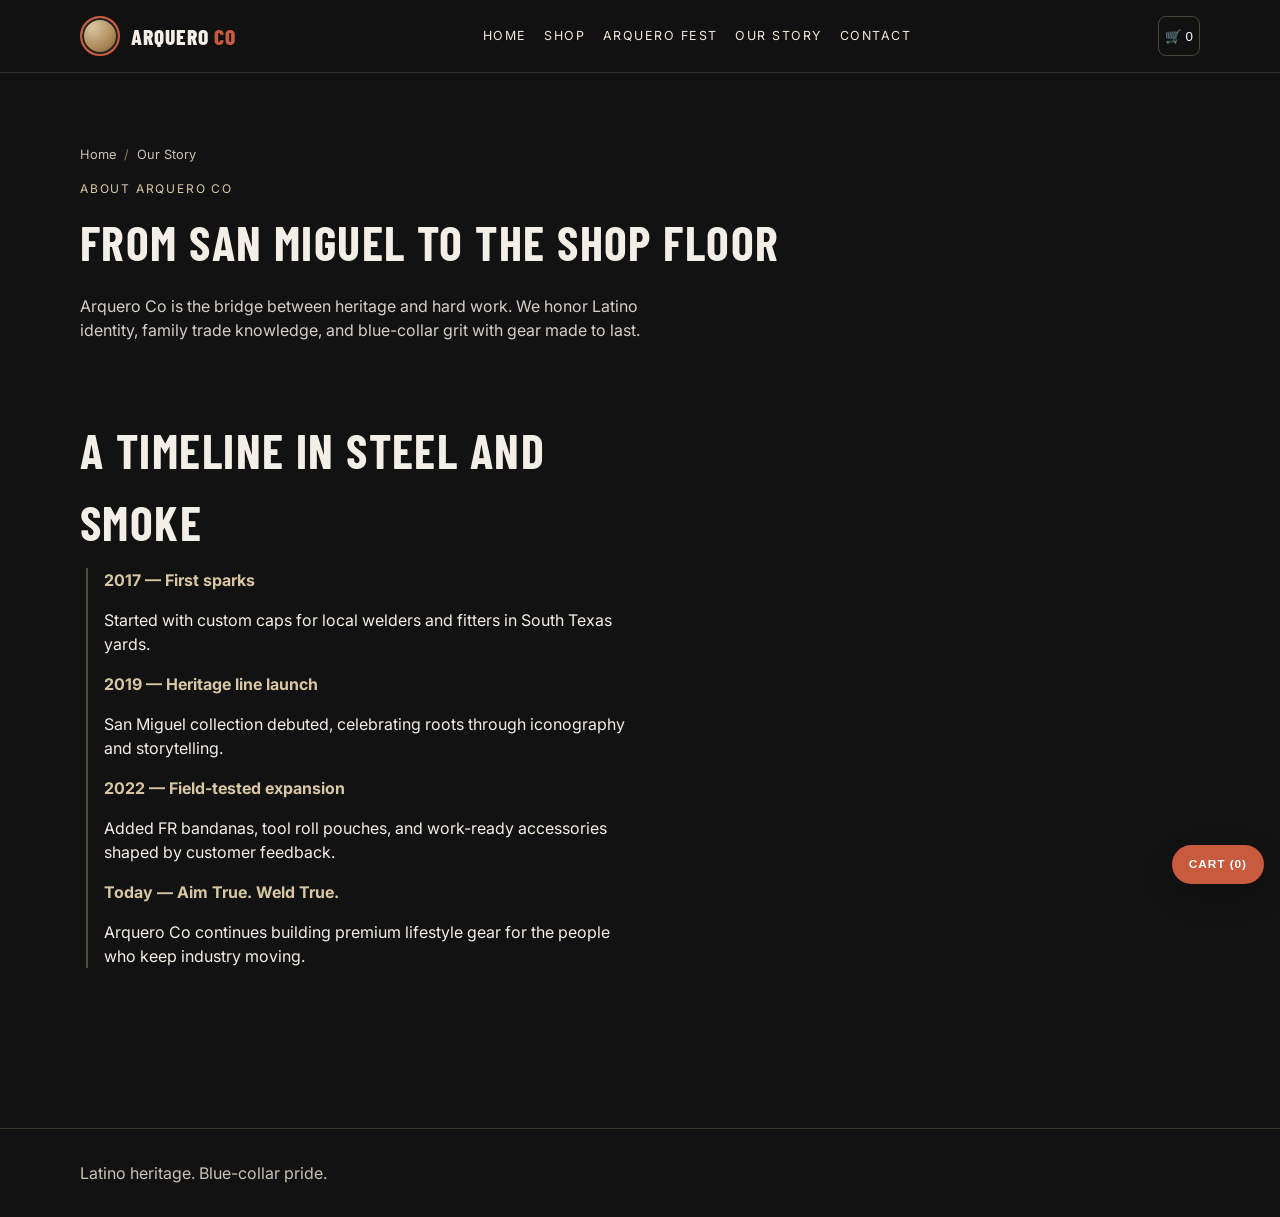
<file: about.html>
<!DOCTYPE html>
<html lang="en">
<head>
  <meta charset="UTF-8" />
  <meta name="viewport" content="width=device-width, initial-scale=1.0" />
  <title>Our Story | Arquero Co</title>
  <meta name="description" content="Learn the Arquero Co story: from San Miguel roots to modern job-site gear honoring Latino heritage and blue-collar pride." />
  <link rel="canonical" href="/about.html" />
  <link rel="preconnect" href="https://fonts.googleapis.com">
  <link rel="preconnect" href="https://fonts.gstatic.com" crossorigin>
  <link href="https://fonts.googleapis.com/css2?family=Barlow+Condensed:wght@500;700;800&family=Inter:wght@400;500;700&display=swap" rel="stylesheet">
  <link rel="stylesheet" href="styles.css" />
</head>
<body>
<header class="site-header"><div class="container nav-wrap"><a href="index.html" class="brand"><span class="brand-mark"></span><span class="brand-text">Arquero <span>Co</span></span></a><nav class="nav-links" data-nav-links><a href="index.html">Home</a><a href="shop.html">Shop</a><a href="arquero-fest.html">Arquero Fest</a><a href="about.html">Our Story</a><a href="contact.html">Contact</a></nav><div class="nav-actions"><button class="menu-btn" data-menu-btn>☰</button><button class="icon-btn" data-open-cart>🛒 <span data-cart-count>0</span></button></div></div></header>

<main class="container section">
  <div class="breadcrumbs"><span><a href="index.html">Home</a></span><span>Our Story</span></div>
  <p class="kicker">About Arquero Co</p>
  <h1 class="section-title">From San Miguel to the shop floor</h1>
  <p class="lead">Arquero Co is the bridge between heritage and hard work. We honor Latino identity, family trade knowledge, and blue-collar grit with gear made to last.</p>

  <section class="story-split section">
    <div>
      <h2 class="section-title">A timeline in steel and smoke</h2>
      <div class="timeline">
        <div class="timeline-item"><h4>2017 — First sparks</h4><p>Started with custom caps for local welders and fitters in South Texas yards.</p></div>
        <div class="timeline-item"><h4>2019 — Heritage line launch</h4><p>San Miguel collection debuted, celebrating roots through iconography and storytelling.</p></div>
        <div class="timeline-item"><h4>2022 — Field-tested expansion</h4><p>Added FR bandanas, tool roll pouches, and work-ready accessories shaped by customer feedback.</p></div>
        <div class="timeline-item"><h4>Today — Aim True. Weld True.</h4><p>Arquero Co continues building premium lifestyle gear for the people who keep industry moving.</p></div>
      </div>
    </div>
    <div class="story-image" style="background-image:url('https://images.unsplash.com/photo-1469474968028-56623f02e42e?auto=format&fit=crop&w=1200&q=80')"></div>
  </section>
</main>

<footer class="site-footer"><div class="container">Latino heritage. Blue-collar pride.</div></footer>

<button class="btn btn-primary cart-float" data-open-cart>Cart (<span data-cart-count>0</span>)</button>
<aside class="cart-drawer" data-cart-drawer><div class="cart-head"><strong>Your Cart</strong> <button class="icon-btn" data-close-cart>Close</button></div><div class="cart-items" data-cart-items></div><div class="cart-foot"><div class="cart-total"><span>Total</span><span data-cart-total>$0.00</span></div><button class="btn btn-primary" style="width:100%">Checkout</button></div></aside>
<script src="script.js"></script>
</body>
</html>
</file>
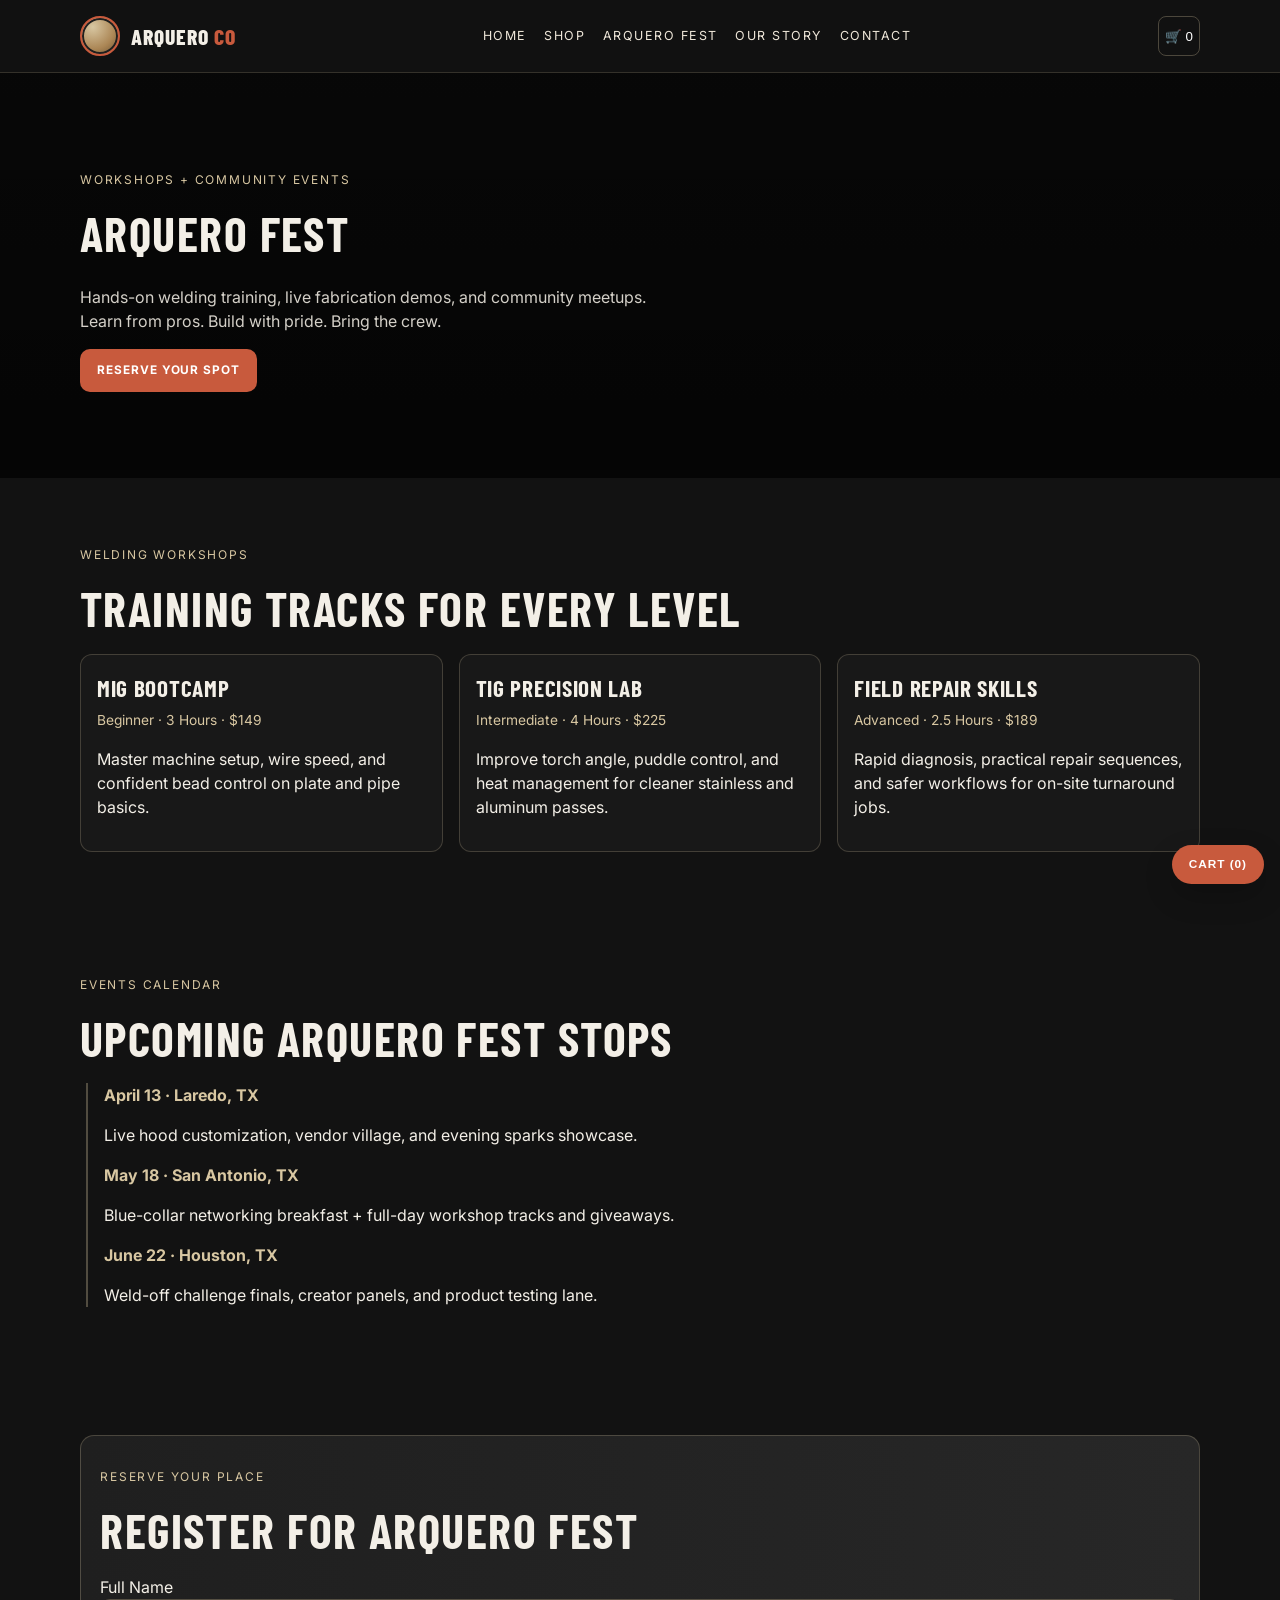
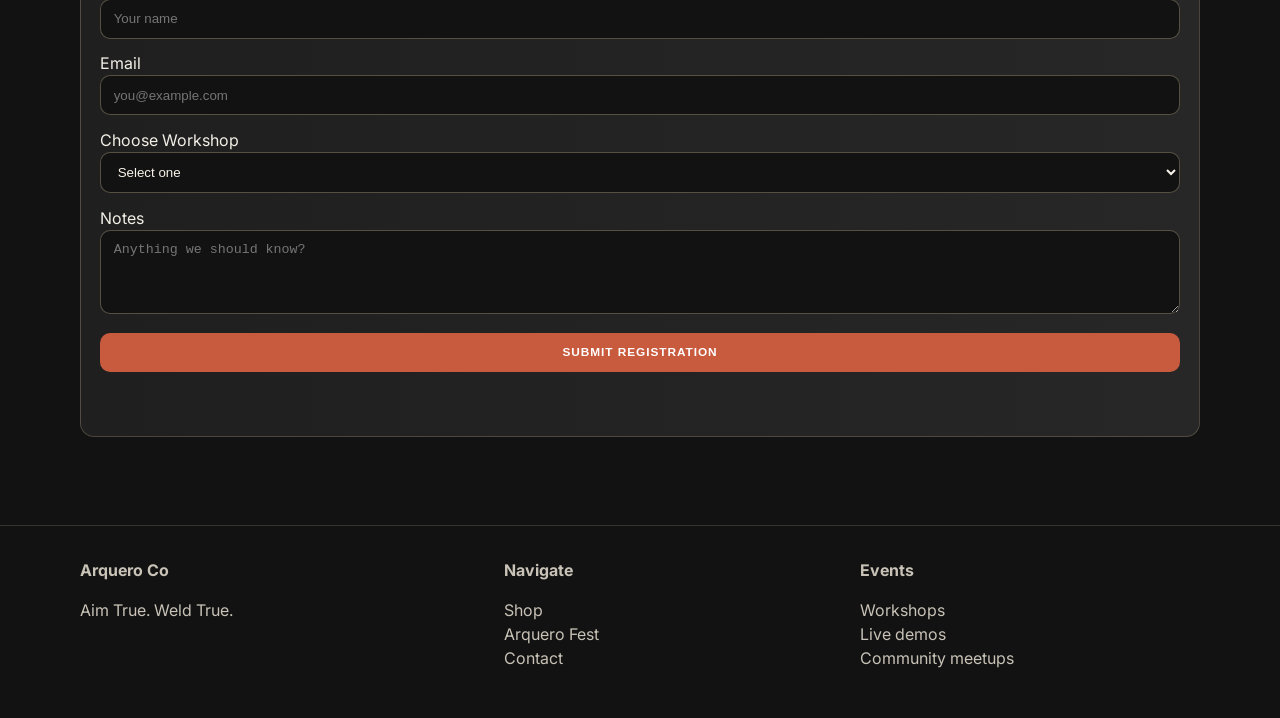
<file: arquero-fest.html>
<!DOCTYPE html>
<html lang="en">
<head>
  <meta charset="UTF-8" />
  <meta name="viewport" content="width=device-width, initial-scale=1.0" />
  <title>Arquero Fest | Welding Workshops & Events</title>
  <meta name="description" content="Join Arquero Fest for welding workshops, live demos, and community events built for working welders and future tradespeople." />
  <link rel="canonical" href="/arquero-fest.html" />
  <link rel="preconnect" href="https://fonts.googleapis.com">
  <link rel="preconnect" href="https://fonts.gstatic.com" crossorigin>
  <link href="https://fonts.googleapis.com/css2?family=Barlow+Condensed:wght@500;700;800&family=Inter:wght@400;500;700&display=swap" rel="stylesheet">
  <link rel="stylesheet" href="styles.css" />
</head>
<body>
<header class="site-header">
  <div class="container nav-wrap">
    <a href="index.html" class="brand" aria-label="Arquero Co home"><span class="brand-mark"></span><span class="brand-text">Arquero <span>Co</span></span></a>
    <nav class="nav-links" data-nav-links>
      <a href="index.html">Home</a>
      <a href="shop.html">Shop</a>
      <a href="arquero-fest.html">Arquero Fest</a>
      <a href="about.html">Our Story</a>
      <a href="contact.html">Contact</a>
    </nav>
    <div class="nav-actions"><button class="menu-btn" data-menu-btn aria-label="Open menu">☰</button><button class="icon-btn" data-open-cart aria-label="Open cart">🛒 <span data-cart-count>0</span></button></div>
  </div>
</header>

<main>
  <section class="fest-hero section">
    <div class="container">
      <p class="kicker">Workshops + Community Events</p>
      <h1 class="section-title">Arquero Fest</h1>
      <p class="lead">Hands-on welding training, live fabrication demos, and community meetups. Learn from pros. Build with pride. Bring the crew.</p>
      <a class="btn btn-primary" href="#register">Reserve your spot</a>
    </div>
  </section>

  <section class="section container">
    <p class="kicker">Welding workshops</p>
    <h2 class="section-title">Training tracks for every level</h2>
    <div class="grid fest-grid">
      <article class="fest-card">
        <h3>MIG Bootcamp</h3>
        <p class="fest-meta">Beginner · 3 Hours · $149</p>
        <p>Master machine setup, wire speed, and confident bead control on plate and pipe basics.</p>
      </article>
      <article class="fest-card">
        <h3>TIG Precision Lab</h3>
        <p class="fest-meta">Intermediate · 4 Hours · $225</p>
        <p>Improve torch angle, puddle control, and heat management for cleaner stainless and aluminum passes.</p>
      </article>
      <article class="fest-card">
        <h3>Field Repair Skills</h3>
        <p class="fest-meta">Advanced · 2.5 Hours · $189</p>
        <p>Rapid diagnosis, practical repair sequences, and safer workflows for on-site turnaround jobs.</p>
      </article>
    </div>
  </section>

  <section class="section container">
    <p class="kicker">Events calendar</p>
    <h2 class="section-title">Upcoming Arquero Fest stops</h2>
    <div class="timeline">
      <div class="timeline-item"><h4>April 13 · Laredo, TX</h4><p>Live hood customization, vendor village, and evening sparks showcase.</p></div>
      <div class="timeline-item"><h4>May 18 · San Antonio, TX</h4><p>Blue-collar networking breakfast + full-day workshop tracks and giveaways.</p></div>
      <div class="timeline-item"><h4>June 22 · Houston, TX</h4><p>Weld-off challenge finals, creator panels, and product testing lane.</p></div>
    </div>
  </section>

  <section class="section container" id="register">
    <div class="newsletter">
      <p class="kicker">Reserve your place</p>
      <h2 class="section-title">Register for Arquero Fest</h2>
      <form class="form-grid" data-contact-form>
        <label>Full Name<input class="input" required type="text" placeholder="Your name" /></label>
        <label>Email<input class="input" required type="email" placeholder="you@example.com" /></label>
        <label>Choose Workshop
          <select required>
            <option value="">Select one</option>
            <option>MIG Bootcamp</option>
            <option>TIG Precision Lab</option>
            <option>Field Repair Skills</option>
          </select>
        </label>
        <label>Notes<textarea rows="4" placeholder="Anything we should know?"></textarea></label>
        <button class="btn btn-primary" type="submit">Submit Registration</button>
        <p data-contact-msg></p>
      </form>
    </div>
  </section>
</main>

<footer class="site-footer"><div class="container footer-grid"><div><strong>Arquero Co</strong><p>Aim True. Weld True.</p></div><div><strong>Navigate</strong><p><a href="shop.html">Shop</a><br><a href="arquero-fest.html">Arquero Fest</a><br><a href="contact.html">Contact</a></p></div><div><strong>Events</strong><p>Workshops<br>Live demos<br>Community meetups</p></div></div></footer>

<button class="btn btn-primary cart-float" data-open-cart>Cart (<span data-cart-count>0</span>)</button>
<aside class="cart-drawer" data-cart-drawer><div class="cart-head"><strong>Your Cart</strong> <button class="icon-btn" data-close-cart>Close</button></div><div class="cart-items" data-cart-items></div><div class="cart-foot"><div class="cart-total"><span>Total</span><span data-cart-total>$0.00</span></div><button class="btn btn-primary" style="width:100%">Checkout</button></div></aside>
<script src="script.js"></script>
</body>
</html>
</file>
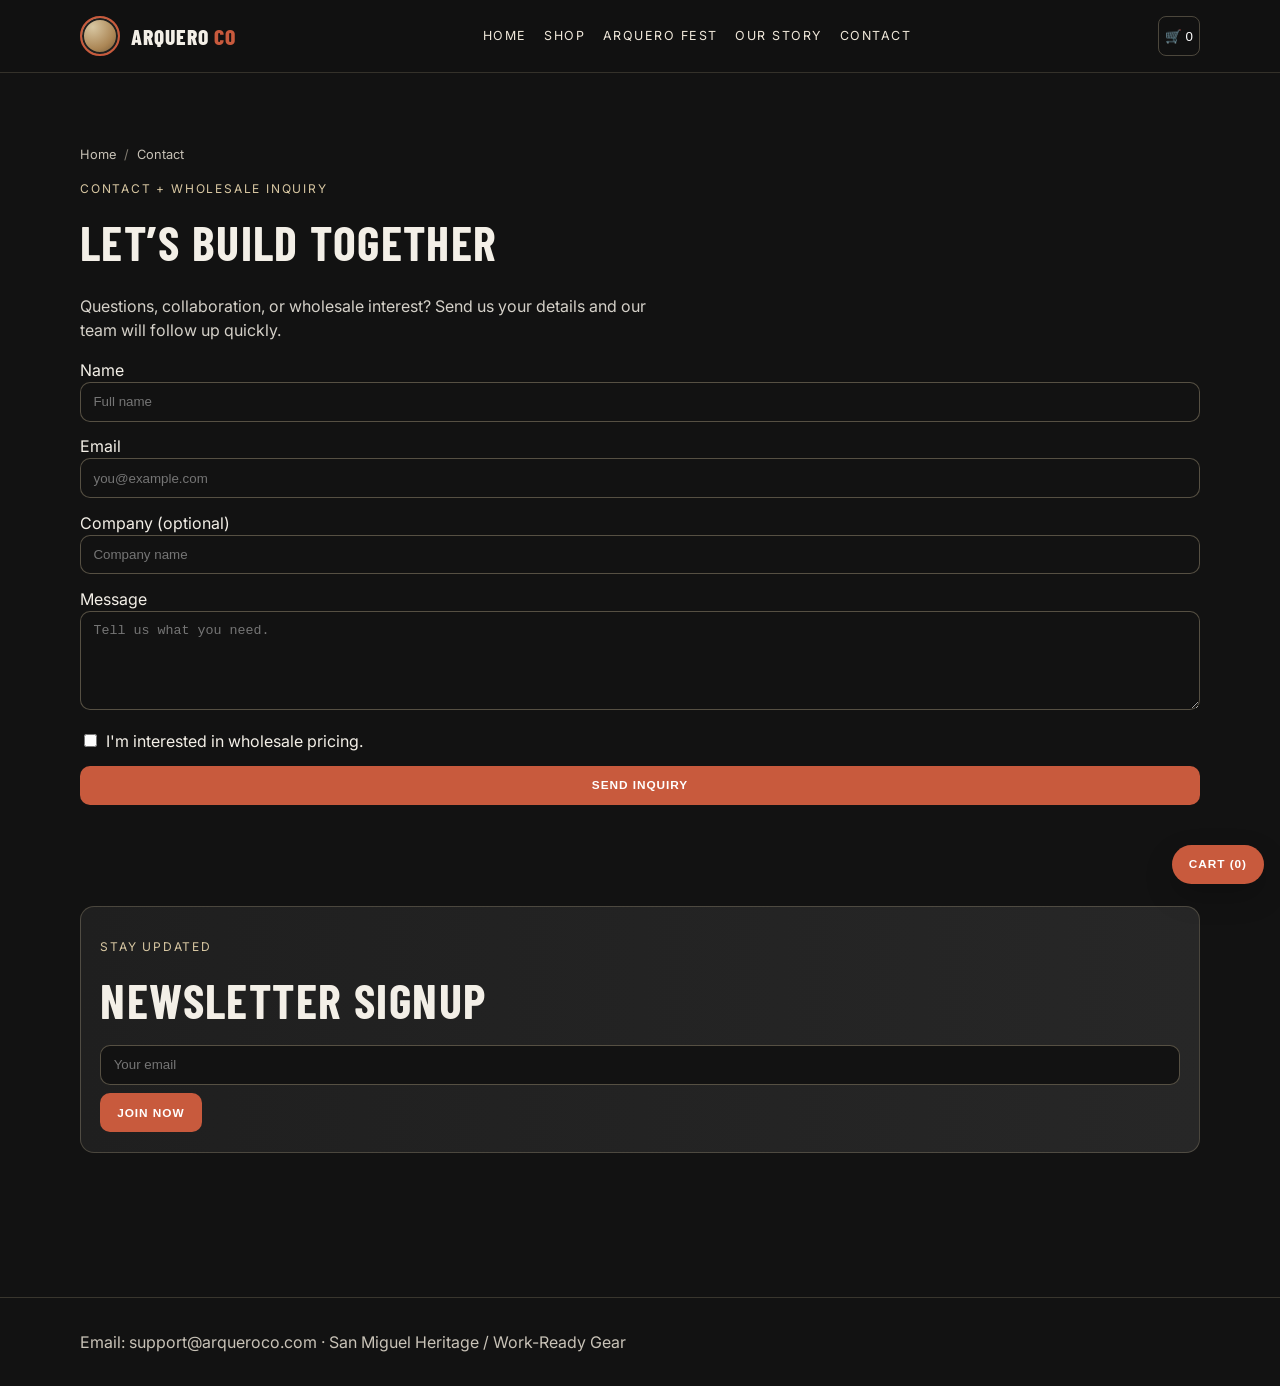
<file: contact.html>
<!DOCTYPE html>
<html lang="en">
<head>
  <meta charset="UTF-8" />
  <meta name="viewport" content="width=device-width, initial-scale=1.0" />
  <title>Contact & Wholesale | Arquero Co</title>
  <meta name="description" content="Contact Arquero Co and submit wholesale inquiries for welding lifestyle products and work-ready collections." />
  <link rel="canonical" href="/contact.html" />
  <link rel="preconnect" href="https://fonts.googleapis.com">
  <link rel="preconnect" href="https://fonts.gstatic.com" crossorigin>
  <link href="https://fonts.googleapis.com/css2?family=Barlow+Condensed:wght@500;700;800&family=Inter:wght@400;500;700&display=swap" rel="stylesheet">
  <link rel="stylesheet" href="styles.css" />
</head>
<body>
<header class="site-header"><div class="container nav-wrap"><a href="index.html" class="brand"><span class="brand-mark"></span><span class="brand-text">Arquero <span>Co</span></span></a><nav class="nav-links" data-nav-links><a href="index.html">Home</a><a href="shop.html">Shop</a><a href="arquero-fest.html">Arquero Fest</a><a href="about.html">Our Story</a><a href="contact.html">Contact</a></nav><div class="nav-actions"><button class="menu-btn" data-menu-btn>☰</button><button class="icon-btn" data-open-cart>🛒 <span data-cart-count>0</span></button></div></div></header>

<main class="container section">
  <div class="breadcrumbs"><span><a href="index.html">Home</a></span><span>Contact</span></div>
  <p class="kicker">Contact + wholesale inquiry</p>
  <h1 class="section-title">Let’s build together</h1>
  <p class="lead">Questions, collaboration, or wholesale interest? Send us your details and our team will follow up quickly.</p>

  <form class="form-grid" data-contact-form>
    <label>Name
      <input class="input" required type="text" name="name" placeholder="Full name" />
    </label>
    <label>Email
      <input class="input" required type="email" name="email" placeholder="you@example.com" />
    </label>
    <label>Company (optional)
      <input class="input" type="text" name="company" placeholder="Company name" />
    </label>
    <label>Message
      <textarea rows="5" required name="message" placeholder="Tell us what you need."></textarea>
    </label>
    <label class="check"><input type="checkbox" name="wholesale" /> I'm interested in wholesale pricing.</label>
    <button class="btn btn-primary" type="submit">Send inquiry</button>
    <p data-contact-msg></p>
  </form>

  <section class="section">
    <div class="newsletter">
      <p class="kicker">Stay updated</p>
      <h2 class="section-title">Newsletter signup</h2>
      <form class="newsletter-form" data-newsletter-form>
        <input class="input" type="email" required placeholder="Your email" />
        <button class="btn btn-primary" type="submit">Join now</button>
        <p data-form-msg></p>
      </form>
    </div>
  </section>
</main>

<footer class="site-footer"><div class="container">Email: support@arqueroco.com · San Miguel Heritage / Work-Ready Gear</div></footer>

<button class="btn btn-primary cart-float" data-open-cart>Cart (<span data-cart-count>0</span>)</button>
<aside class="cart-drawer" data-cart-drawer><div class="cart-head"><strong>Your Cart</strong> <button class="icon-btn" data-close-cart>Close</button></div><div class="cart-items" data-cart-items></div><div class="cart-foot"><div class="cart-total"><span>Total</span><span data-cart-total>$0.00</span></div><button class="btn btn-primary" style="width:100%">Checkout</button></div></aside>
<script src="script.js"></script>
</body>
</html>
</file>
<file: styles.css>
:root {
  --terracotta: #c85a3d;
  --sage: #7a8f76;
  --sand: #d8c7a2;
  --gunmetal: #2b3138;
  --carbon: #121212;
  --offwhite: #f3efe7;
  --success: #2f7f5e;
  --danger: #9e2d2d;
  --shadow: 0 12px 30px rgba(0, 0, 0, 0.2);
}

* { box-sizing: border-box; }
html, body { margin: 0; padding: 0; }
body {
  font-family: "Inter", "Segoe UI", Roboto, sans-serif;
  color: var(--offwhite);
  background: var(--carbon);
  line-height: 1.5;
}
img { max-width: 100%; display: block; }
a { color: inherit; text-decoration: none; }

.container { width: min(1120px, 92%); margin: 0 auto; }
.section { padding: 3.5rem 0; }
.section-title {
  font-family: "Barlow Condensed", "Arial Narrow", sans-serif;
  text-transform: uppercase;
  letter-spacing: .03em;
  font-size: clamp(1.8rem, 4.4vw, 3rem);
  margin: 0 0 .6rem;
}
.kicker {
  text-transform: uppercase;
  letter-spacing: .15em;
  font-size: .75rem;
  color: var(--sand);
  margin-bottom: .5rem;
}
.lead { color: #d4d0c8; max-width: 60ch; }

.site-header {
  position: sticky;
  top: 0;
  z-index: 40;
  background: rgba(18, 18, 18, 0.94);
  border-bottom: 1px solid rgba(216, 199, 162, 0.18);
  backdrop-filter: blur(10px);
}
.nav-wrap {
  display: flex;
  align-items: center;
  justify-content: space-between;
  min-height: 72px;
  gap: 1rem;
}
.brand {
  display: flex;
  align-items: center;
  gap: .7rem;
  font-family: "Barlow Condensed", sans-serif;
  font-weight: 800;
  letter-spacing: .06em;
  text-transform: uppercase;
}
.brand-mark {
  width: 40px;
  height: 40px;
  border-radius: 50%;
  background: radial-gradient(circle at 30% 25%, var(--sand), #ab8655 60%, #6b4f2f 100%);
  border: 2px solid var(--terracotta);
  box-shadow: inset 0 0 0 2px #1f1f1f;
}
.brand-text { font-size: 1.35rem; }
.brand-text span { color: var(--terracotta); }
.nav-links {
  position: fixed;
  inset: 72px 0 auto;
  background: #171717;
  padding: 1rem 1.2rem;
  border-bottom: 1px solid rgba(216, 199, 162, 0.18);
  transform: translateY(-130%);
  transition: transform .25s ease;
  display: grid;
  gap: .8rem;
}
.nav-links.open { transform: translateY(0); }
.nav-links a {
  text-transform: uppercase;
  letter-spacing: .12em;
  font-size: .78rem;
  color: #f0e8da;
}
.nav-actions { display: flex; align-items: center; gap: .5rem; }
.menu-btn, .icon-btn {
  border: 1px solid rgba(216, 199, 162, 0.3);
  background: transparent;
  color: #fff;
  border-radius: 8px;
  min-width: 40px;
  min-height: 40px;
  cursor: pointer;
}

.btn {
  display: inline-block;
  border: 1px solid transparent;
  border-radius: 10px;
  padding: .72rem 1rem;
  font-weight: 700;
  text-transform: uppercase;
  letter-spacing: .08em;
  font-size: .74rem;
  transition: .2s ease;
}
.btn:hover { transform: translateY(-1px); }
.btn-primary { background: var(--terracotta); color: #fff; }
.btn-primary:hover { background: #d36b50; }
.btn-outline {
  border-color: rgba(243, 239, 231, .5);
  color: #fff;
}
.btn-outline:hover { background: rgba(255, 255, 255, .1); }
.btn-muted { background: rgba(255,255,255,.1); color: #fff; }

.hero {
  min-height: 78vh;
  position: relative;
  background: linear-gradient(rgba(0,0,0,.54), rgba(0,0,0,.7)),
    url("https://images.unsplash.com/photo-1595175771468-38f3f88f0094?auto=format&fit=crop&w=1600&q=80") center/cover;
  display: flex;
  align-items: center;
}
.hero h1 {
  font-family: "Barlow Condensed", sans-serif;
  text-transform: uppercase;
  line-height: .95;
  font-size: clamp(2.3rem, 10vw, 5.6rem);
  margin: .2rem 0 .8rem;
}
.rotator { color: var(--sand); min-height: 1.2em; font-weight: 700; }
.hero-cta { display: flex; flex-wrap: wrap; gap: .65rem; margin-top: 1rem; }

.strip {
  background: var(--terracotta);
  color: #fff;
  text-transform: uppercase;
  letter-spacing: .08em;
  font-size: .72rem;
  padding: .55rem 0;
}
.strip .container { display: flex; justify-content: space-between; gap: .8rem; overflow-x: auto; }

.grid { display: grid; gap: 1rem; }
.products-grid { grid-template-columns: repeat(2, minmax(0, 1fr)); }
.product-card {
  background: #1a1a1a;
  border: 1px solid rgba(216, 199, 162, 0.2);
  border-radius: 14px;
  overflow: hidden;
  display: flex;
  flex-direction: column;
}
.product-card img { aspect-ratio: 1/1; object-fit: cover; }
.product-meta { padding: .8rem; display: grid; gap: .4rem; }
.product-meta h3 { margin: 0; font-size: 1rem; }
.price { color: var(--sand); font-weight: 700; }
.product-actions { display: flex; gap: .45rem; }
.product-actions .btn { flex: 1; text-align: center; }

.collection-grid { grid-template-columns: 1fr; }
.collection-tile {
  min-height: 220px;
  border-radius: 14px;
  padding: 1.4rem;
  position: relative;
  overflow: hidden;
  display: grid;
  align-content: end;
  background-size: cover;
  background-position: center;
}
.collection-tile::before {
  content: "";
  position: absolute;
  inset: 0;
  background: linear-gradient(180deg, rgba(0,0,0,.2), rgba(0,0,0,.75));
}
.collection-tile > * { position: relative; z-index: 1; }
.collection-tile h3 { margin: 0 0 .4rem; font-family: "Barlow Condensed", sans-serif; text-transform: uppercase; font-size: 1.65rem; }

.story-split { display: grid; gap: 1.2rem; }
.story-image { border-radius: 14px; min-height: 320px; background: url("https://images.unsplash.com/photo-1504917595217-d4dc5ebe6122?auto=format&fit=crop&w=1400&q=80") center/cover; }

.insta-grid { grid-template-columns: repeat(2, minmax(0,1fr)); }
.insta-card { aspect-ratio: 1/1; border-radius: 12px; overflow: hidden; position: relative; }
.insta-card::after { content: "@arqueroco"; position: absolute; left: .5rem; bottom: .5rem; background: rgba(0,0,0,.55); padding: .2rem .45rem; font-size: .66rem; text-transform: uppercase; letter-spacing: .08em; }

.newsletter {
  background: linear-gradient(90deg, #1f1f1f, #272727);
  border: 1px solid rgba(216, 199, 162, 0.23);
  border-radius: 14px;
  padding: 1.2rem;
}
.newsletter-form { display: flex; gap: .55rem; flex-wrap: wrap; }
.input, select, textarea {
  width: 100%;
  background: #121212;
  border: 1px solid rgba(216, 199, 162, .34);
  border-radius: 10px;
  color: #f8f3ea;
  padding: .7rem .78rem;
}

.filters {
  display: grid;
  gap: .7rem;
  background: #171717;
  border: 1px solid rgba(216, 199, 162, 0.2);
  border-radius: 12px;
  padding: .9rem;
  margin-bottom: 1rem;
}
.filters-row { display: grid; grid-template-columns: 1fr 1fr; gap: .6rem; }

.breadcrumbs {
  display: flex;
  gap: .5rem;
  font-size: .8rem;
  color: #c8c2b7;
  margin: 1rem 0;
}
.breadcrumbs span::before { content: "/"; margin-right: .5rem; color: #837d72; }
.breadcrumbs span:first-child::before { content: ""; margin: 0; }

.product-layout { display: grid; gap: 1rem; }
.carousel {
  background: #171717;
  border: 1px solid rgba(216, 199, 162, 0.2);
  border-radius: 14px;
  padding: .8rem;
}
.carousel-main { border-radius: 10px; overflow: hidden; }
.carousel-main img { width: 100%; aspect-ratio: 1/1; object-fit: cover; }
.thumbs { display: flex; gap: .5rem; margin-top: .6rem; }
.thumbs button {
  border: 1px solid transparent;
  padding: 0;
  border-radius: 8px;
  overflow: hidden;
  cursor: pointer;
}
.thumbs img { width: 72px; height: 72px; object-fit: cover; }
.thumbs button.active { border-color: var(--terracotta); }

.variant-row { display: flex; gap: .5rem; flex-wrap: wrap; margin: .8rem 0 1rem; }
.variant-btn {
  border: 1px solid rgba(216, 199, 162, 0.35);
  background: transparent;
  color: #fff;
  border-radius: 999px;
  padding: .4rem .8rem;
  cursor: pointer;
}
.variant-btn.active { background: var(--terracotta); border-color: var(--terracotta); }

.related-grid { grid-template-columns: repeat(2, minmax(0,1fr)); }

.timeline { border-left: 2px solid rgba(216, 199, 162, .32); margin-left: .4rem; padding-left: 1rem; }
.timeline-item { margin-bottom: 1rem; }
.timeline-item h4 { margin: 0; color: var(--sand); }

.form-grid { display: grid; gap: .8rem; }
.check { display: flex; gap: .4rem; align-items: center; }

.site-footer {
  border-top: 1px solid rgba(216, 199, 162, .2);
  padding: 2rem 0;
  margin-top: 2rem;
  color: #c8c2b7;
}
.footer-grid { display: grid; gap: 1rem; }

.cart-drawer {
  position: fixed;
  right: 0;
  top: 0;
  bottom: 0;
  width: min(410px, 100%);
  background: #131313;
  border-left: 1px solid rgba(216, 199, 162, .2);
  transform: translateX(102%);
  transition: transform .25s ease;
  z-index: 60;
  display: flex;
  flex-direction: column;
}
.cart-drawer.open { transform: translateX(0); }
.cart-head, .cart-foot { padding: .9rem; border-bottom: 1px solid rgba(216, 199, 162, .2); }
.cart-foot { border-top: 1px solid rgba(216, 199, 162, .2); border-bottom: none; margin-top: auto; }
.cart-items { padding: .8rem; overflow: auto; display: grid; gap: .7rem; }
.cart-item {
  display: grid;
  grid-template-columns: 58px 1fr auto;
  gap: .6rem;
  align-items: center;
  padding-bottom: .5rem;
  border-bottom: 1px dashed rgba(216, 199, 162, .2);
}
.cart-item img { width: 58px; height: 58px; object-fit: cover; border-radius: 8px; }
.cart-total { display: flex; justify-content: space-between; font-weight: 700; margin-bottom: .7rem; }
.cart-float {
  position: fixed;
  right: 1rem;
  bottom: 1rem;
  border-radius: 999px;
  z-index: 45;
  box-shadow: var(--shadow);
}
.hidden { display: none !important; }

@media (min-width: 760px) {
  .menu-btn { display: none; }
  .nav-links {
    position: static;
    inset: auto;
    transform: none;
    background: transparent;
    border: 0;
    padding: 0;
    display: flex;
    gap: 1.1rem;
  }
  .products-grid { grid-template-columns: repeat(4, minmax(0,1fr)); }
  .collection-grid { grid-template-columns: 1fr 1fr; }
  .story-split { grid-template-columns: 1fr 1fr; align-items: center; }
  .insta-grid { grid-template-columns: repeat(4, minmax(0,1fr)); }
  .product-layout { grid-template-columns: 1.1fr .9fr; }
  .footer-grid { grid-template-columns: 1.2fr 1fr 1fr; }
}

.fest-banner {
  border: 1px solid rgba(216, 199, 162, 0.2);
  border-radius: 14px;
  background: linear-gradient(120deg, rgba(200,90,61,.2), rgba(122,143,118,.2));
}

.fest-hero {
  min-height: 45vh;
  display: flex;
  align-items: center;
  background: linear-gradient(rgba(0,0,0,.6), rgba(0,0,0,.75)),
    url("https://images.unsplash.com/photo-1543096222-72de739f7917?auto=format&fit=crop&w=1600&q=80") center/cover;
}

.fest-grid {
  grid-template-columns: 1fr;
}

.fest-card {
  background: #181818;
  border: 1px solid rgba(216, 199, 162, .22);
  border-radius: 12px;
  padding: 1rem;
}

.fest-card h3 {
  margin: 0 0 .3rem;
  font-family: "Barlow Condensed", sans-serif;
  text-transform: uppercase;
  letter-spacing: .03em;
  font-size: 1.45rem;
}

.fest-meta {
  color: var(--sand);
  font-size: .86rem;
  margin: 0 0 .45rem;
}

@media (min-width: 760px) {
  .fest-grid { grid-template-columns: repeat(3, minmax(0, 1fr)); }
}
</file>
